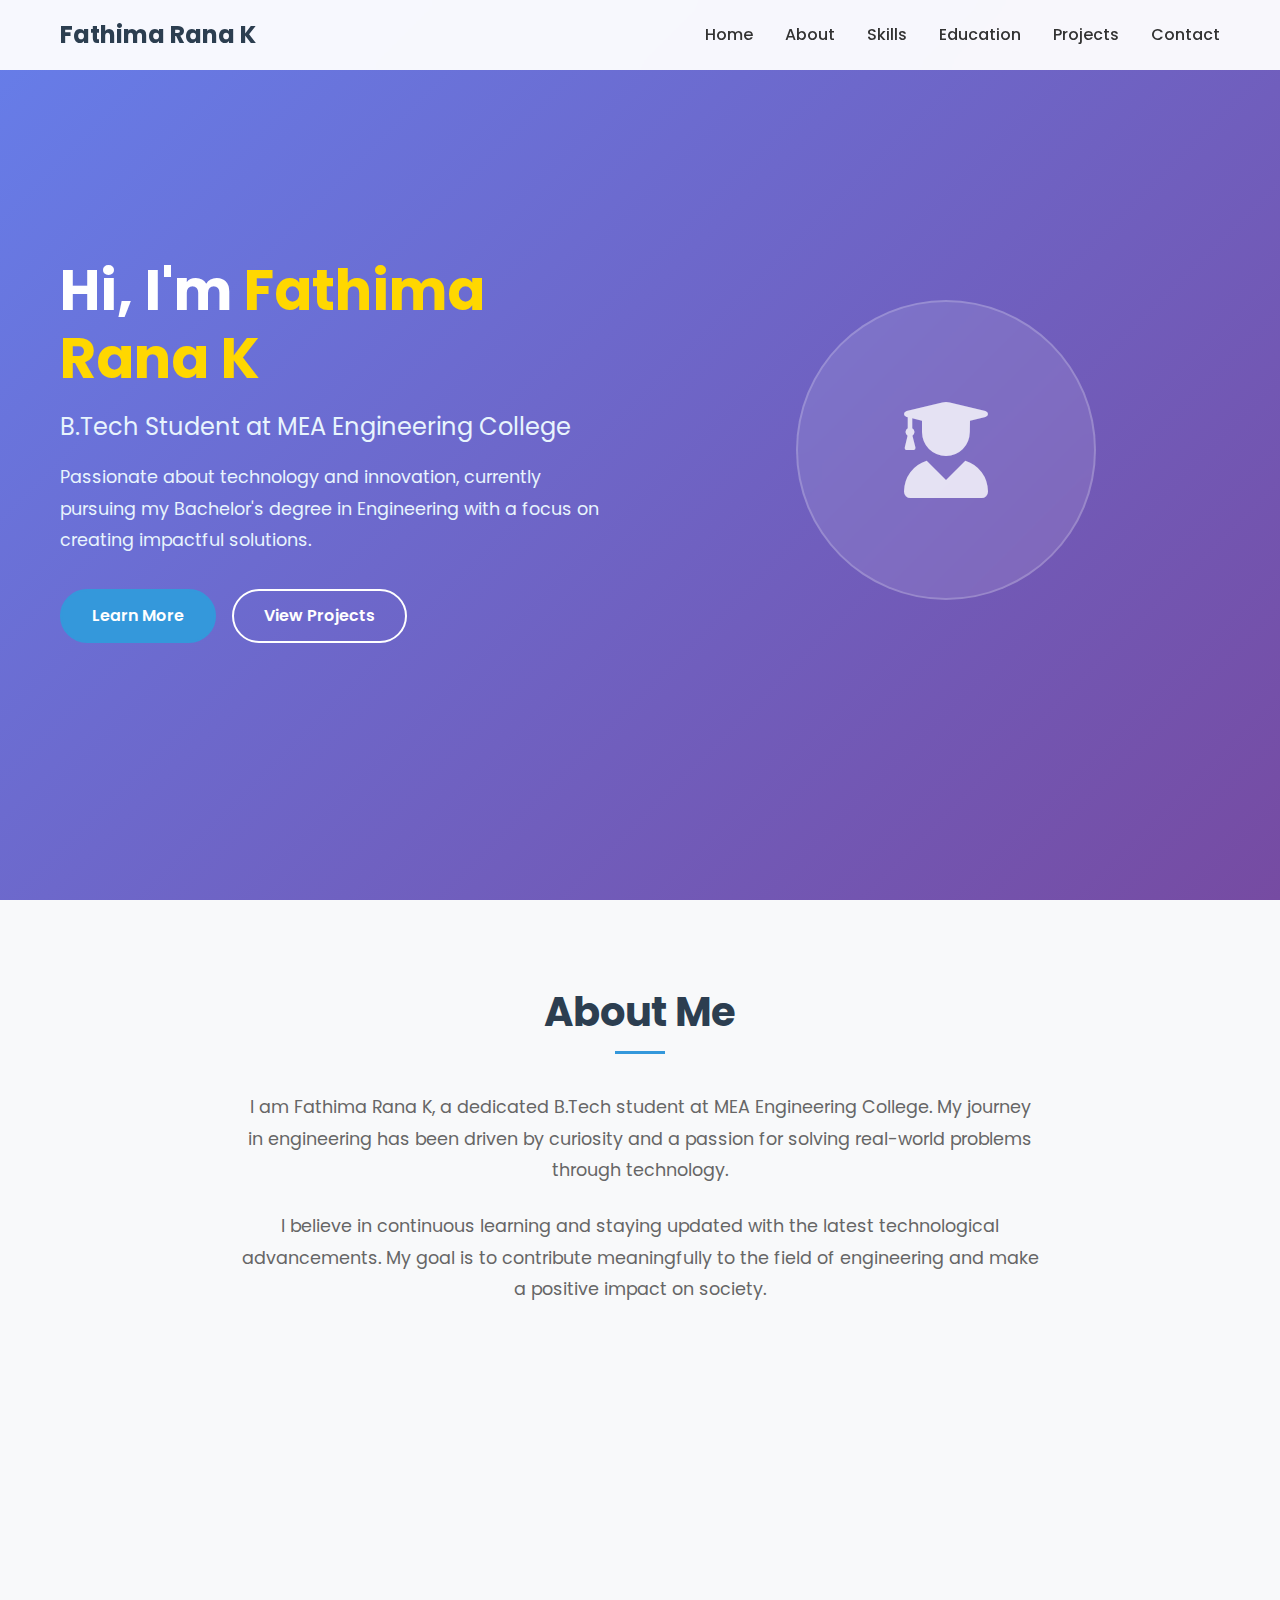
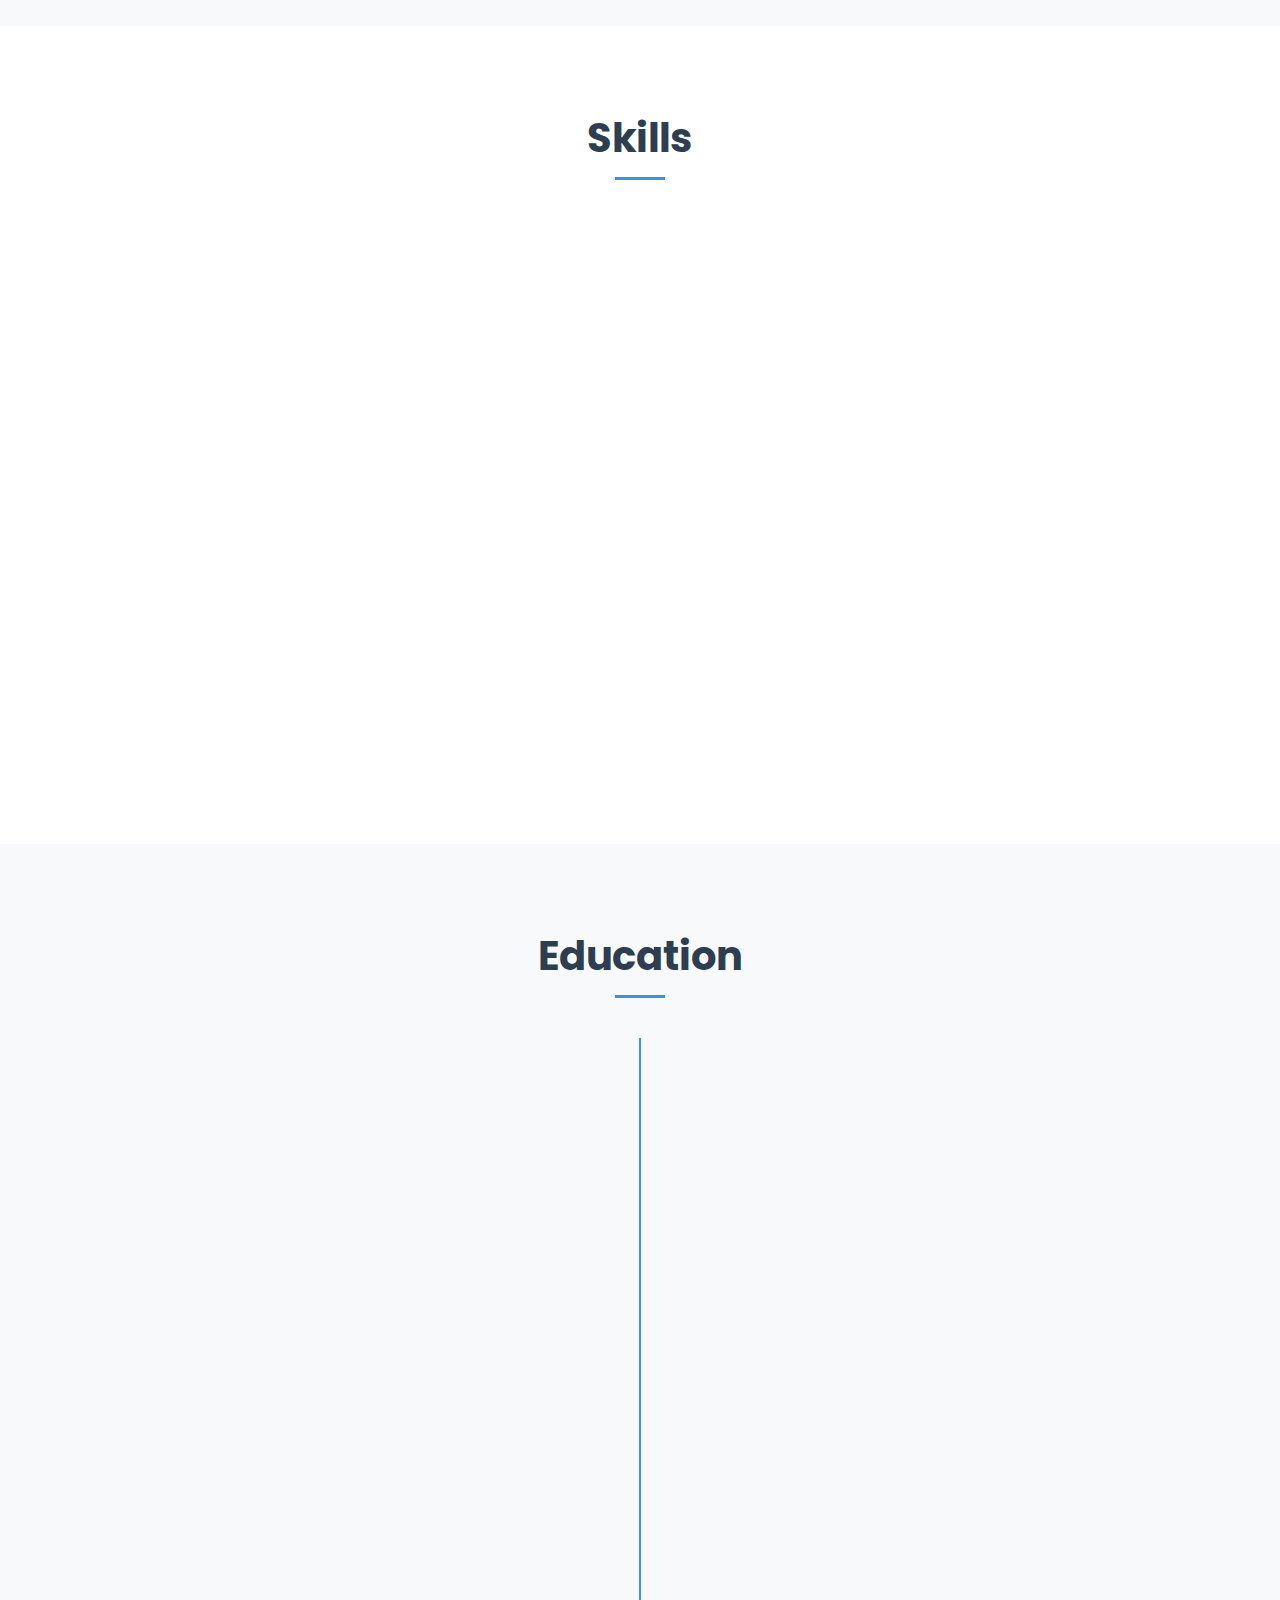
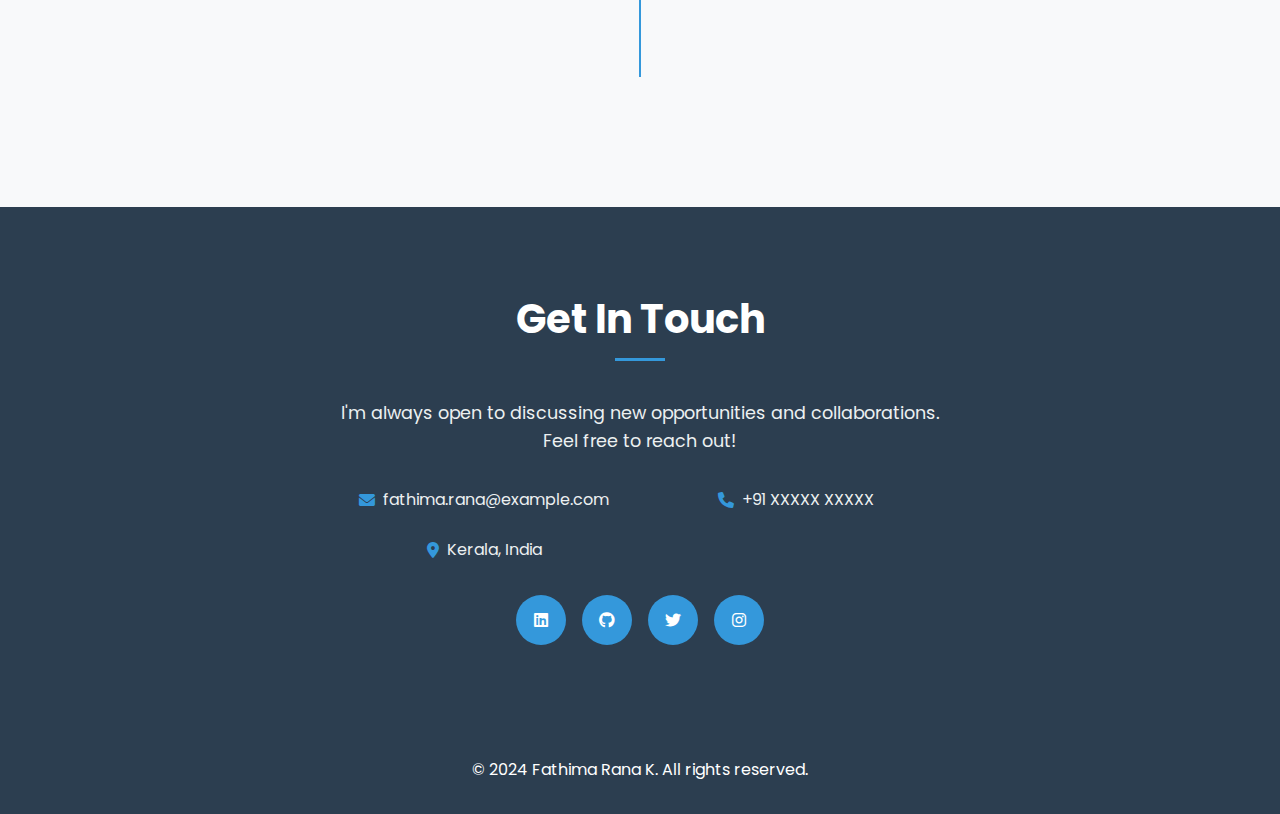
<file: portfolio-app/index.html>
<!DOCTYPE html>
<html lang="en">
<head>
    <meta charset="UTF-8">
    <meta name="viewport" content="width=device-width, initial-scale=1.0">
    <title>Fathima Rana K - Portfolio</title>
    <link rel="stylesheet" href="styles.css">
    <link href="https://cdnjs.cloudflare.com/ajax/libs/font-awesome/6.0.0/css/all.min.css" rel="stylesheet">
    <link href="https://fonts.googleapis.com/css2?family=Poppins:wght@300;400;500;600;700&display=swap" rel="stylesheet">
</head>
<body>
    <!-- Navigation -->
    <nav class="navbar">
        <div class="nav-container">
            <div class="nav-logo">
                <a href="#home">Fathima Rana K</a>
            </div>
            <div class="nav-menu" id="nav-menu">
                <a href="#home" class="nav-link">Home</a>
                <a href="#about" class="nav-link">About</a>
                <a href="#skills" class="nav-link">Skills</a>
                <a href="#education" class="nav-link">Education</a>
                <a href="projects.html" class="nav-link">Projects</a>
                <a href="#contact" class="nav-link">Contact</a>
            </div>
            <div class="nav-toggle" id="nav-toggle">
                <span class="bar"></span>
                <span class="bar"></span>
                <span class="bar"></span>
            </div>
        </div>
    </nav>

    <!-- Hero Section -->
    <section id="home" class="hero">
        <div class="hero-container">
            <div class="hero-content">
                <h1 class="hero-title">Hi, I'm <span class="highlight">Fathima Rana K</span></h1>
                <p class="hero-subtitle">B.Tech Student at MEA Engineering College</p>
                <p class="hero-description">Passionate about technology and innovation, currently pursuing my Bachelor's degree in Engineering with a focus on creating impactful solutions.</p>
                <div class="hero-buttons">
                    <a href="#about" class="btn btn-primary">Learn More</a>
                    <a href="projects.html" class="btn btn-secondary">View Projects</a>
                </div>
            </div>
            <div class="hero-image">
                <div class="image-placeholder">
                    <i class="fas fa-user-graduate"></i>
                </div>
            </div>
        </div>
    </section>

    <!-- About Section -->
    <section id="about" class="about">
        <div class="container">
            <h2 class="section-title">About Me</h2>
            <div class="about-content">
                <div class="about-text">
                    <p>I am Fathima Rana K, a dedicated B.Tech student at MEA Engineering College. My journey in engineering has been driven by curiosity and a passion for solving real-world problems through technology.</p>
                    <p>I believe in continuous learning and staying updated with the latest technological advancements. My goal is to contribute meaningfully to the field of engineering and make a positive impact on society.</p>
                    <div class="about-stats">
                        <div class="stat">
                            <h3>2+</h3>
                            <p>Years of Study</p>
                        </div>
                        <div class="stat">
                            <h3>5+</h3>
                            <p>Projects Completed</p>
                        </div>
                        <div class="stat">
                            <h3>10+</h3>
                            <p>Skills Acquired</p>
                        </div>
                    </div>
                </div>
            </div>
        </div>
    </section>

    <!-- Skills Section -->
    <section id="skills" class="skills">
        <div class="container">
            <h2 class="section-title">Skills</h2>
            <div class="skills-grid">
                <div class="skill-card">
                    <div class="skill-icon">
                        <i class="fab fa-html5"></i>
                    </div>
                    <h3>HTML5</h3>
                    <p>Semantic markup and modern web standards</p>
                </div>
                <div class="skill-card">
                    <div class="skill-icon">
                        <i class="fab fa-css3-alt"></i>
                    </div>
                    <h3>CSS3</h3>
                    <p>Responsive design and modern styling</p>
                </div>
                <div class="skill-card">
                    <div class="skill-icon">
                        <i class="fab fa-js-square"></i>
                    </div>
                    <h3>JavaScript</h3>
                    <p>Interactive web applications</p>
                </div>
                <div class="skill-card">
                    <div class="skill-icon">
                        <i class="fab fa-python"></i>
                    </div>
                    <h3>Python</h3>
                    <p>Programming and data analysis</p>
                </div>
                <div class="skill-card">
                    <div class="skill-icon">
                        <i class="fas fa-database"></i>
                    </div>
                    <h3>Database</h3>
                    <p>SQL and database management</p>
                </div>
                <div class="skill-card">
                    <div class="skill-icon">
                        <i class="fas fa-cogs"></i>
                    </div>
                    <h3>Problem Solving</h3>
                    <p>Analytical thinking and debugging</p>
                </div>
            </div>
        </div>
    </section>

    <!-- Education Section -->
    <section id="education" class="education">
        <div class="container">
            <h2 class="section-title">Education</h2>
            <div class="education-timeline">
                <div class="timeline-item">
                    <div class="timeline-dot"></div>
                    <div class="timeline-content">
                        <h3>Bachelor of Technology (B.Tech)</h3>
                        <h4>MEA Engineering College</h4>
                        <p class="timeline-date">2022 - Present</p>
                        <p>Currently pursuing my undergraduate degree in Engineering, focusing on core engineering principles and modern technology applications.</p>
                    </div>
                </div>
                <div class="timeline-item">
                    <div class="timeline-dot"></div>
                    <div class="timeline-content">
                        <h3>Higher Secondary Education</h3>
                        <h4>Previous Institution</h4>
                        <p class="timeline-date">2020 - 2022</p>
                        <p>Completed higher secondary education with focus on science and mathematics, laying the foundation for engineering studies.</p>
                    </div>
                </div>
            </div>
        </div>
    </section>

    <!-- Contact Section -->
    <section id="contact" class="contact">
        <div class="container">
            <h2 class="section-title">Get In Touch</h2>
            <div class="contact-content">
                <p>I'm always open to discussing new opportunities and collaborations. Feel free to reach out!</p>
                <div class="contact-info">
                    <div class="contact-item">
                        <i class="fas fa-envelope"></i>
                        <span>fathima.rana@example.com</span>
                    </div>
                    <div class="contact-item">
                        <i class="fas fa-phone"></i>
                        <span>+91 XXXXX XXXXX</span>
                    </div>
                    <div class="contact-item">
                        <i class="fas fa-map-marker-alt"></i>
                        <span>Kerala, India</span>
                    </div>
                </div>
                <div class="social-links">
                    <a href="#" class="social-link"><i class="fab fa-linkedin"></i></a>
                    <a href="#" class="social-link"><i class="fab fa-github"></i></a>
                    <a href="#" class="social-link"><i class="fab fa-twitter"></i></a>
                    <a href="#" class="social-link"><i class="fab fa-instagram"></i></a>
                </div>
            </div>
        </div>
    </section>

    <!-- Footer -->
    <footer class="footer">
        <div class="container">
            <p>&copy; 2024 Fathima Rana K. All rights reserved.</p>
        </div>
    </footer>

    <script src="script.js"></script>
</body>
</html>
</file>
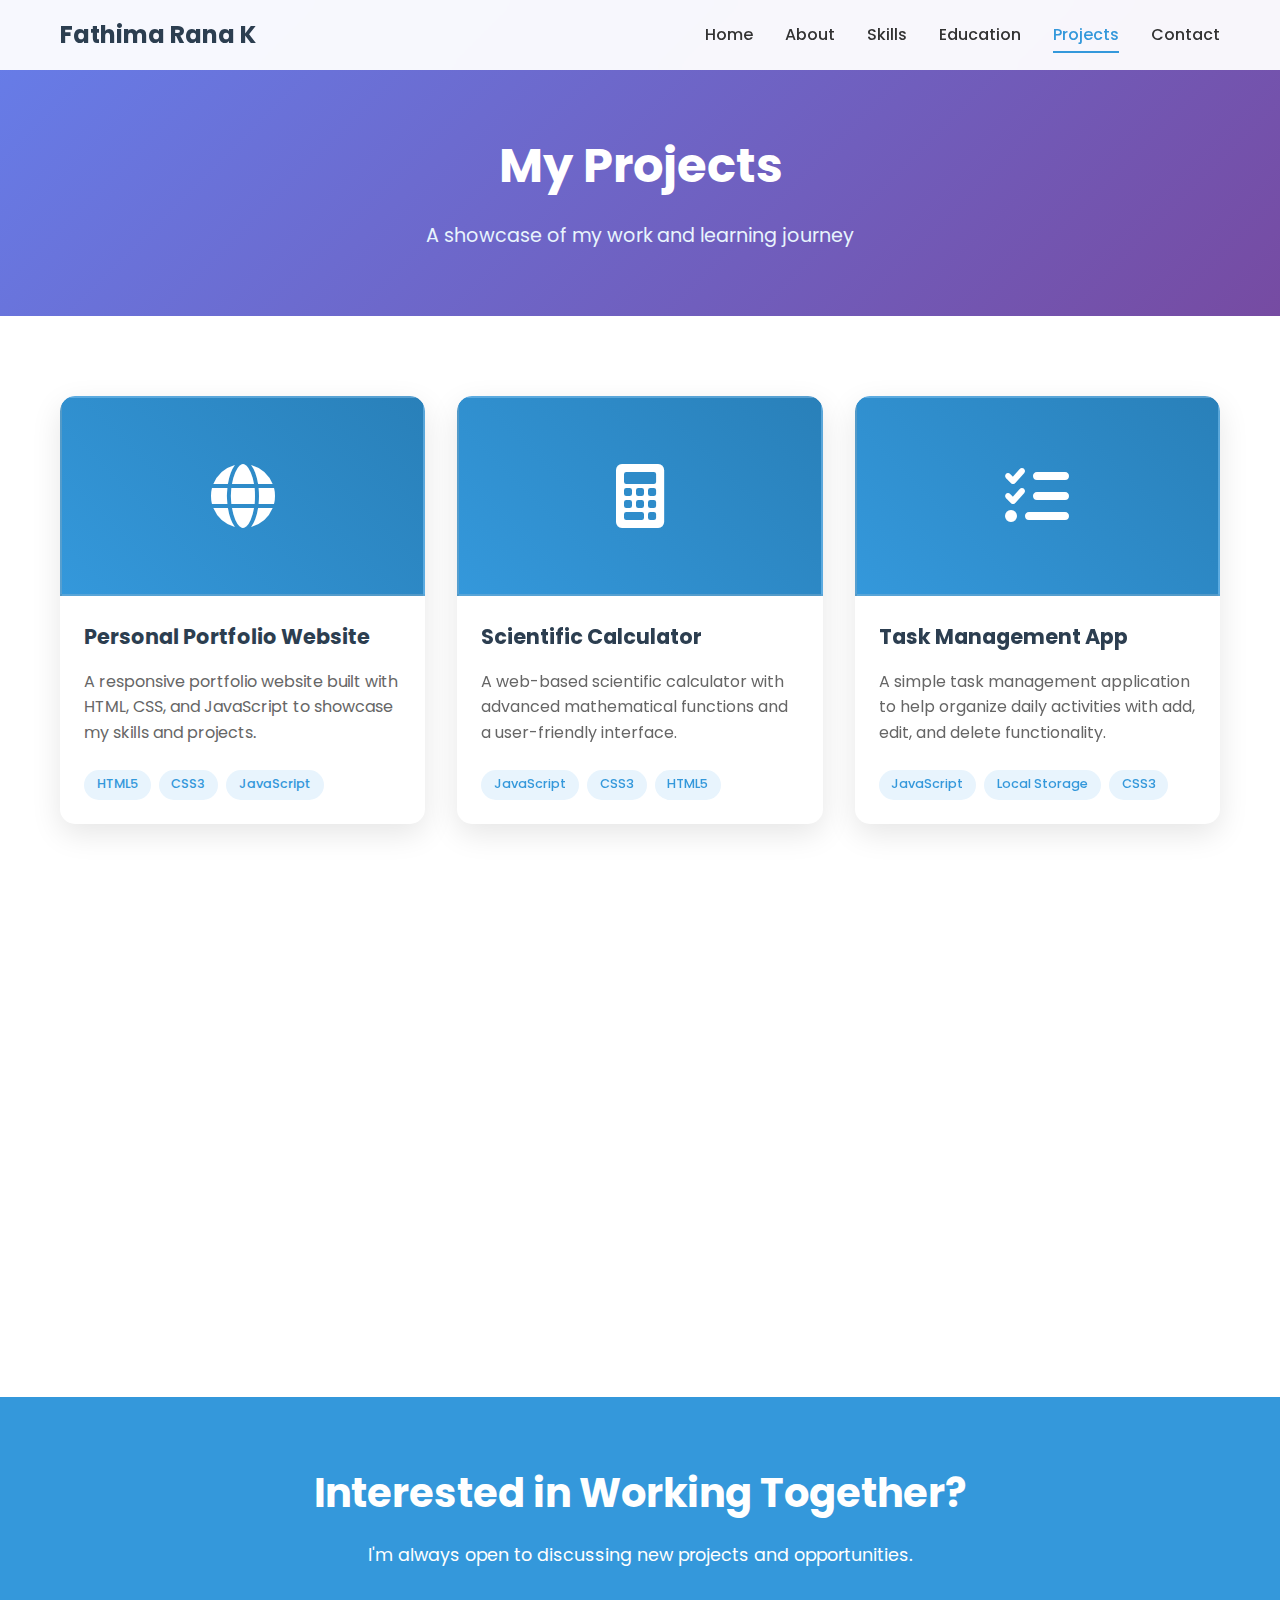
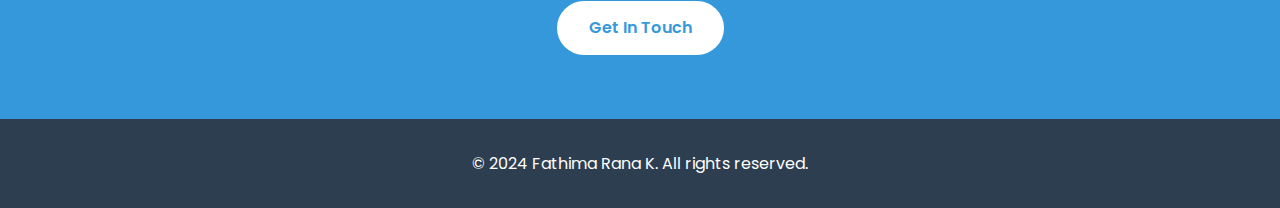
<file: portfolio-app/projects.html>
<!DOCTYPE html>
<html lang="en">
<head>
    <meta charset="UTF-8">
    <meta name="viewport" content="width=device-width, initial-scale=1.0">
    <title>Projects - Fathima Rana K</title>
    <link rel="stylesheet" href="styles.css">
    <link href="https://cdnjs.cloudflare.com/ajax/libs/font-awesome/6.0.0/css/all.min.css" rel="stylesheet">
    <link href="https://fonts.googleapis.com/css2?family=Poppins:wght@300;400;500;600;700&display=swap" rel="stylesheet">
</head>
<body>
    <!-- Navigation -->
    <nav class="navbar">
        <div class="nav-container">
            <div class="nav-logo">
                <a href="index.html">Fathima Rana K</a>
            </div>
            <div class="nav-menu" id="nav-menu">
                <a href="index.html#home" class="nav-link">Home</a>
                <a href="index.html#about" class="nav-link">About</a>
                <a href="index.html#skills" class="nav-link">Skills</a>
                <a href="index.html#education" class="nav-link">Education</a>
                <a href="projects.html" class="nav-link active">Projects</a>
                <a href="index.html#contact" class="nav-link">Contact</a>
            </div>
            <div class="nav-toggle" id="nav-toggle">
                <span class="bar"></span>
                <span class="bar"></span>
                <span class="bar"></span>
            </div>
        </div>
    </nav>

    <!-- Projects Hero -->
    <section class="projects-hero">
        <div class="container">
            <h1 class="page-title">My Projects</h1>
            <p class="page-subtitle">A showcase of my work and learning journey</p>
        </div>
    </section>

    <!-- Projects Section -->
    <section class="projects">
        <div class="container">
            <div class="projects-grid">
                <!-- Project 1 -->
                <div class="project-card">
                    <div class="project-image">
                        <div class="image-placeholder">
                            <i class="fas fa-globe"></i>
                        </div>
                        <div class="project-overlay">
                            <div class="project-links">
                                <a href="#" class="project-link"><i class="fas fa-external-link-alt"></i></a>
                                <a href="#" class="project-link"><i class="fab fa-github"></i></a>
                            </div>
                        </div>
                    </div>
                    <div class="project-content">
                        <h3 class="project-title">Personal Portfolio Website</h3>
                        <p class="project-description">A responsive portfolio website built with HTML, CSS, and JavaScript to showcase my skills and projects.</p>
                        <div class="project-tech">
                            <span class="tech-tag">HTML5</span>
                            <span class="tech-tag">CSS3</span>
                            <span class="tech-tag">JavaScript</span>
                        </div>
                    </div>
                </div>

                <!-- Project 2 -->
                <div class="project-card">
                    <div class="project-image">
                        <div class="image-placeholder">
                            <i class="fas fa-calculator"></i>
                        </div>
                        <div class="project-overlay">
                            <div class="project-links">
                                <a href="#" class="project-link"><i class="fas fa-external-link-alt"></i></a>
                                <a href="#" class="project-link"><i class="fab fa-github"></i></a>
                            </div>
                        </div>
                    </div>
                    <div class="project-content">
                        <h3 class="project-title">Scientific Calculator</h3>
                        <p class="project-description">A web-based scientific calculator with advanced mathematical functions and a user-friendly interface.</p>
                        <div class="project-tech">
                            <span class="tech-tag">JavaScript</span>
                            <span class="tech-tag">CSS3</span>
                            <span class="tech-tag">HTML5</span>
                        </div>
                    </div>
                </div>

                <!-- Project 3 -->
                <div class="project-card">
                    <div class="project-image">
                        <div class="image-placeholder">
                            <i class="fas fa-tasks"></i>
                        </div>
                        <div class="project-overlay">
                            <div class="project-links">
                                <a href="#" class="project-link"><i class="fas fa-external-link-alt"></i></a>
                                <a href="#" class="project-link"><i class="fab fa-github"></i></a>
                            </div>
                        </div>
                    </div>
                    <div class="project-content">
                        <h3 class="project-title">Task Management App</h3>
                        <p class="project-description">A simple task management application to help organize daily activities with add, edit, and delete functionality.</p>
                        <div class="project-tech">
                            <span class="tech-tag">JavaScript</span>
                            <span class="tech-tag">Local Storage</span>
                            <span class="tech-tag">CSS3</span>
                        </div>
                    </div>
                </div>

                <!-- Project 4 -->
                <div class="project-card">
                    <div class="project-image">
                        <div class="image-placeholder">
                            <i class="fab fa-python"></i>
                        </div>
                        <div class="project-overlay">
                            <div class="project-links">
                                <a href="#" class="project-link"><i class="fas fa-external-link-alt"></i></a>
                                <a href="#" class="project-link"><i class="fab fa-github"></i></a>
                            </div>
                        </div>
                    </div>
                    <div class="project-content">
                        <h3 class="project-title">Data Analysis Project</h3>
                        <p class="project-description">A Python-based data analysis project using pandas and matplotlib to visualize and analyze datasets.</p>
                        <div class="project-tech">
                            <span class="tech-tag">Python</span>
                            <span class="tech-tag">Pandas</span>
                            <span class="tech-tag">Matplotlib</span>
                        </div>
                    </div>
                </div>

                <!-- Project 5 -->
                <div class="project-card">
                    <div class="project-image">
                        <div class="image-placeholder">
                            <i class="fas fa-mobile-alt"></i>
                        </div>
                        <div class="project-overlay">
                            <div class="project-links">
                                <a href="#" class="project-link"><i class="fas fa-external-link-alt"></i></a>
                                <a href="#" class="project-link"><i class="fab fa-github"></i></a>
                            </div>
                        </div>
                    </div>
                    <div class="project-content">
                        <h3 class="project-title">Responsive Landing Page</h3>
                        <p class="project-description">A modern, responsive landing page design for a fictional company with smooth animations and mobile-first approach.</p>
                        <div class="project-tech">
                            <span class="tech-tag">HTML5</span>
                            <span class="tech-tag">CSS3</span>
                            <span class="tech-tag">JavaScript</span>
                        </div>
                    </div>
                </div>

                <!-- Project 6 -->
                <div class="project-card">
                    <div class="project-image">
                        <div class="image-placeholder">
                            <i class="fas fa-database"></i>
                        </div>
                        <div class="project-overlay">
                            <div class="project-links">
                                <a href="#" class="project-link"><i class="fas fa-external-link-alt"></i></a>
                                <a href="#" class="project-link"><i class="fab fa-github"></i></a>
                            </div>
                        </div>
                    </div>
                    <div class="project-content">
                        <h3 class="project-title">Database Management System</h3>
                        <p class="project-description">A simple database management system for a library with CRUD operations and search functionality.</p>
                        <div class="project-tech">
                            <span class="tech-tag">SQL</span>
                            <span class="tech-tag">Python</span>
                            <span class="tech-tag">SQLite</span>
                        </div>
                    </div>
                </div>
            </div>
        </div>
    </section>

    <!-- Call to Action -->
    <section class="cta">
        <div class="container">
            <h2>Interested in Working Together?</h2>
            <p>I'm always open to discussing new projects and opportunities.</p>
            <a href="index.html#contact" class="btn btn-primary">Get In Touch</a>
        </div>
    </section>

    <!-- Footer -->
    <footer class="footer">
        <div class="container">
            <p>&copy; 2024 Fathima Rana K. All rights reserved.</p>
        </div>
    </footer>

    <script src="script.js"></script>
</body>
</html>
</file>
<file: portfolio-app/styles.css>
/* Reset and Base Styles */
* {
    margin: 0;
    padding: 0;
    box-sizing: border-box;
}

html {
    scroll-behavior: smooth;
}

body {
    font-family: 'Poppins', sans-serif;
    line-height: 1.6;
    color: #333;
    background-color: #fff;
}

.container {
    max-width: 1200px;
    margin: 0 auto;
    padding: 0 20px;
}

/* Navigation */
.navbar {
    position: fixed;
    top: 0;
    width: 100%;
    background: rgba(255, 255, 255, 0.95);
    backdrop-filter: blur(10px);
    z-index: 1000;
    padding: 1rem 0;
    transition: all 0.3s ease;
}

.navbar.scrolled {
    background: rgba(255, 255, 255, 0.98);
    box-shadow: 0 2px 20px rgba(0, 0, 0, 0.1);
}

.nav-container {
    max-width: 1200px;
    margin: 0 auto;
    padding: 0 20px;
    display: flex;
    justify-content: space-between;
    align-items: center;
}

.nav-logo a {
    font-size: 1.5rem;
    font-weight: 700;
    color: #2c3e50;
    text-decoration: none;
    transition: color 0.3s ease;
}

.nav-logo a:hover {
    color: #3498db;
}

.nav-menu {
    display: flex;
    gap: 2rem;
}

.nav-link {
    text-decoration: none;
    color: #333;
    font-weight: 500;
    transition: color 0.3s ease;
    position: relative;
}

.nav-link:hover,
.nav-link.active {
    color: #3498db;
}

.nav-link::after {
    content: '';
    position: absolute;
    bottom: -5px;
    left: 0;
    width: 0;
    height: 2px;
    background: #3498db;
    transition: width 0.3s ease;
}

.nav-link:hover::after,
.nav-link.active::after {
    width: 100%;
}

.nav-toggle {
    display: none;
    flex-direction: column;
    cursor: pointer;
}

.bar {
    width: 25px;
    height: 3px;
    background: #333;
    margin: 3px 0;
    transition: 0.3s;
}

/* Hero Section */
.hero {
    min-height: 100vh;
    display: flex;
    align-items: center;
    background: linear-gradient(135deg, #667eea 0%, #764ba2 100%);
    color: white;
    padding: 2rem 0;
}

.hero-container {
    max-width: 1200px;
    margin: 0 auto;
    padding: 0 20px;
    display: grid;
    grid-template-columns: 1fr 1fr;
    gap: 4rem;
    align-items: center;
}

.hero-title {
    font-size: 3.5rem;
    font-weight: 700;
    margin-bottom: 1rem;
    line-height: 1.2;
}

.highlight {
    color: #ffd700;
}

.hero-subtitle {
    font-size: 1.5rem;
    color: #e8f4fd;
    margin-bottom: 1rem;
}

.hero-description {
    font-size: 1.1rem;
    margin-bottom: 2rem;
    color: #e8f4fd;
    line-height: 1.8;
}

.hero-buttons {
    display: flex;
    gap: 1rem;
    flex-wrap: wrap;
}

.btn {
    padding: 12px 30px;
    border-radius: 50px;
    text-decoration: none;
    font-weight: 600;
    transition: all 0.3s ease;
    display: inline-block;
    text-align: center;
}

.btn-primary {
    background: #3498db;
    color: white;
    border: 2px solid #3498db;
}

.btn-primary:hover {
    background: transparent;
    color: #3498db;
    transform: translateY(-2px);
}

.btn-secondary {
    background: transparent;
    color: white;
    border: 2px solid white;
}

.btn-secondary:hover {
    background: white;
    color: #667eea;
    transform: translateY(-2px);
}

.hero-image {
    display: flex;
    justify-content: center;
    align-items: center;
}

.image-placeholder {
    width: 300px;
    height: 300px;
    background: rgba(255, 255, 255, 0.1);
    border-radius: 50%;
    display: flex;
    align-items: center;
    justify-content: center;
    backdrop-filter: blur(10px);
    border: 2px solid rgba(255, 255, 255, 0.2);
}

.image-placeholder i {
    font-size: 6rem;
    color: rgba(255, 255, 255, 0.8);
}

/* Section Styles */
section {
    padding: 5rem 0;
}

.section-title {
    font-size: 2.5rem;
    text-align: center;
    margin-bottom: 3rem;
    color: #2c3e50;
    position: relative;
}

.section-title::after {
    content: '';
    position: absolute;
    bottom: -10px;
    left: 50%;
    transform: translateX(-50%);
    width: 50px;
    height: 3px;
    background: #3498db;
}

/* About Section */
.about {
    background: #f8f9fa;
}

.about-content {
    max-width: 800px;
    margin: 0 auto;
    text-align: center;
}

.about-text p {
    font-size: 1.1rem;
    margin-bottom: 1.5rem;
    color: #666;
    line-height: 1.8;
}

.about-stats {
    display: grid;
    grid-template-columns: repeat(auto-fit, minmax(150px, 1fr));
    gap: 2rem;
    margin-top: 3rem;
}

.stat {
    text-align: center;
    padding: 2rem;
    background: white;
    border-radius: 10px;
    box-shadow: 0 5px 15px rgba(0, 0, 0, 0.1);
    transition: transform 0.3s ease;
}

.stat:hover {
    transform: translateY(-5px);
}

.stat h3 {
    font-size: 2.5rem;
    color: #3498db;
    margin-bottom: 0.5rem;
}

.stat p {
    color: #666;
    font-weight: 500;
}

/* Skills Section */
.skills-grid {
    display: grid;
    grid-template-columns: repeat(auto-fit, minmax(250px, 1fr));
    gap: 2rem;
}

.skill-card {
    background: white;
    padding: 2rem;
    border-radius: 10px;
    text-align: center;
    box-shadow: 0 5px 15px rgba(0, 0, 0, 0.1);
    transition: all 0.3s ease;
}

.skill-card:hover {
    transform: translateY(-10px);
    box-shadow: 0 15px 30px rgba(0, 0, 0, 0.15);
}

.skill-icon {
    font-size: 3rem;
    color: #3498db;
    margin-bottom: 1rem;
}

.skill-card h3 {
    font-size: 1.3rem;
    margin-bottom: 1rem;
    color: #2c3e50;
}

.skill-card p {
    color: #666;
    line-height: 1.6;
}

/* Education Section */
.education {
    background: #f8f9fa;
}

.education-timeline {
    max-width: 800px;
    margin: 0 auto;
    position: relative;
}

.education-timeline::before {
    content: '';
    position: absolute;
    left: 50%;
    transform: translateX(-50%);
    width: 2px;
    height: 100%;
    background: #3498db;
}

.timeline-item {
    display: flex;
    justify-content: flex-end;
    padding-right: 30px;
    position: relative;
    margin: 50px 0;
    width: 50%;
}

.timeline-item:nth-child(odd) {
    align-self: flex-end;
    justify-content: flex-start;
    padding-left: 30px;
    padding-right: 0;
}

.timeline-dot {
    height: 20px;
    width: 20px;
    background: #3498db;
    border-radius: 50%;
    position: absolute;
    top: 0;
    right: -10px;
    z-index: 1;
}

.timeline-item:nth-child(odd) .timeline-dot {
    left: -10px;
}

.timeline-content {
    background: white;
    padding: 2rem;
    border-radius: 10px;
    box-shadow: 0 5px 15px rgba(0, 0, 0, 0.1);
    max-width: 400px;
}

.timeline-content h3 {
    color: #2c3e50;
    margin-bottom: 0.5rem;
}

.timeline-content h4 {
    color: #3498db;
    margin-bottom: 0.5rem;
}

.timeline-date {
    color: #666;
    font-weight: 600;
    margin-bottom: 1rem;
}

/* Contact Section */
.contact {
    background: #2c3e50;
    color: white;
}

.contact .section-title {
    color: white;
}

.contact-content {
    max-width: 600px;
    margin: 0 auto;
    text-align: center;
}

.contact-content p {
    font-size: 1.1rem;
    margin-bottom: 2rem;
    color: #ecf0f1;
}

.contact-info {
    display: grid;
    grid-template-columns: repeat(auto-fit, minmax(200px, 1fr));
    gap: 1.5rem;
    margin-bottom: 2rem;
}

.contact-item {
    display: flex;
    align-items: center;
    justify-content: center;
    gap: 0.5rem;
    color: #ecf0f1;
}

.contact-item i {
    color: #3498db;
}

.social-links {
    display: flex;
    justify-content: center;
    gap: 1rem;
    margin-top: 2rem;
}

.social-link {
    display: inline-flex;
    align-items: center;
    justify-content: center;
    width: 50px;
    height: 50px;
    background: #3498db;
    color: white;
    border-radius: 50%;
    text-decoration: none;
    transition: all 0.3s ease;
}

.social-link:hover {
    background: #2980b9;
    transform: translateY(-3px);
}

/* Projects Page Styles */
.projects-hero {
    background: linear-gradient(135deg, #667eea 0%, #764ba2 100%);
    color: white;
    padding: 8rem 0 4rem;
    text-align: center;
}

.page-title {
    font-size: 3rem;
    margin-bottom: 1rem;
}

.page-subtitle {
    font-size: 1.2rem;
    color: #e8f4fd;
}

.projects-grid {
    display: grid;
    grid-template-columns: repeat(auto-fit, minmax(350px, 1fr));
    gap: 2rem;
}

.project-card {
    background: white;
    border-radius: 15px;
    overflow: hidden;
    box-shadow: 0 10px 30px rgba(0, 0, 0, 0.1);
    transition: all 0.3s ease;
}

.project-card:hover {
    transform: translateY(-10px);
    box-shadow: 0 20px 40px rgba(0, 0, 0, 0.15);
}

.project-image {
    position: relative;
    height: 200px;
    background: linear-gradient(45deg, #f0f2f5, #e8eaf0);
    display: flex;
    align-items: center;
    justify-content: center;
    overflow: hidden;
}

.project-image .image-placeholder {
    width: 100%;
    height: 100%;
    display: flex;
    align-items: center;
    justify-content: center;
    background: linear-gradient(45deg, #3498db, #2980b9);
    border-radius: 0;
}

.project-image .image-placeholder i {
    font-size: 4rem;
    color: white;
}

.project-overlay {
    position: absolute;
    top: 0;
    left: 0;
    right: 0;
    bottom: 0;
    background: rgba(52, 152, 219, 0.9);
    display: flex;
    align-items: center;
    justify-content: center;
    opacity: 0;
    transition: opacity 0.3s ease;
}

.project-card:hover .project-overlay {
    opacity: 1;
}

.project-links {
    display: flex;
    gap: 1rem;
}

.project-link {
    display: inline-flex;
    align-items: center;
    justify-content: center;
    width: 50px;
    height: 50px;
    background: white;
    color: #3498db;
    border-radius: 50%;
    text-decoration: none;
    transition: all 0.3s ease;
}

.project-link:hover {
    transform: scale(1.1);
}

.project-content {
    padding: 1.5rem;
}

.project-title {
    font-size: 1.3rem;
    margin-bottom: 1rem;
    color: #2c3e50;
}

.project-description {
    color: #666;
    margin-bottom: 1.5rem;
    line-height: 1.6;
}

.project-tech {
    display: flex;
    flex-wrap: wrap;
    gap: 0.5rem;
}

.tech-tag {
    background: #e8f4fd;
    color: #3498db;
    padding: 0.3rem 0.8rem;
    border-radius: 20px;
    font-size: 0.8rem;
    font-weight: 500;
}

/* CTA Section */
.cta {
    background: #3498db;
    color: white;
    text-align: center;
    padding: 4rem 0;
}

.cta h2 {
    font-size: 2.5rem;
    margin-bottom: 1rem;
}

.cta p {
    font-size: 1.1rem;
    margin-bottom: 2rem;
}

.cta .btn-primary {
    background: white;
    color: #3498db;
    border-color: white;
}

.cta .btn-primary:hover {
    background: transparent;
    color: white;
}

/* Footer */
.footer {
    background: #2c3e50;
    color: white;
    text-align: center;
    padding: 2rem 0;
}

/* Responsive Design */
@media (max-width: 768px) {
    .nav-menu {
        position: fixed;
        left: -100%;
        top: 70px;
        flex-direction: column;
        background-color: white;
        width: 100%;
        text-align: center;
        transition: 0.3s;
        box-shadow: 0 10px 27px rgba(0, 0, 0, 0.05);
        padding: 2rem 0;
    }

    .nav-menu.active {
        left: 0;
    }

    .nav-toggle {
        display: flex;
    }

    .nav-toggle.active .bar:nth-child(2) {
        opacity: 0;
    }

    .nav-toggle.active .bar:nth-child(1) {
        transform: translateY(8px) rotate(45deg);
    }

    .nav-toggle.active .bar:nth-child(3) {
        transform: translateY(-8px) rotate(-45deg);
    }

    .hero-container {
        grid-template-columns: 1fr;
        text-align: center;
        gap: 2rem;
    }

    .hero-title {
        font-size: 2.5rem;
    }

    .hero-buttons {
        justify-content: center;
    }

    .image-placeholder {
        width: 250px;
        height: 250px;
    }

    .image-placeholder i {
        font-size: 4rem;
    }

    .about-stats {
        grid-template-columns: 1fr;
    }

    .skills-grid {
        grid-template-columns: 1fr;
    }

    .education-timeline::before {
        left: 20px;
    }

    .timeline-item {
        width: 100%;
        padding-left: 50px;
        padding-right: 0;
        justify-content: flex-start;
    }

    .timeline-item:nth-child(odd) {
        padding-left: 50px;
        padding-right: 0;
        justify-content: flex-start;
    }

    .timeline-dot {
        left: 10px !important;
    }

    .timeline-content {
        max-width: none;
    }

    .contact-info {
        grid-template-columns: 1fr;
    }

    .projects-grid {
        grid-template-columns: 1fr;
    }

    .page-title {
        font-size: 2.5rem;
    }
}

@media (max-width: 480px) {
    .container {
        padding: 0 15px;
    }

    .hero-title {
        font-size: 2rem;
    }

    .hero-subtitle {
        font-size: 1.2rem;
    }

    .section-title {
        font-size: 2rem;
    }

    .btn {
        padding: 10px 20px;
        font-size: 0.9rem;
    }

    .skill-card,
    .stat,
    .timeline-content {
        padding: 1.5rem;
    }

    .project-content {
        padding: 1rem;
    }
}

/* Smooth animations */
@keyframes fadeInUp {
    from {
        opacity: 0;
        transform: translateY(30px);
    }
    to {
        opacity: 1;
        transform: translateY(0);
    }
}

.hero-content,
.about-content,
.skill-card,
.timeline-item,
.project-card {
    animation: fadeInUp 0.6s ease-out;
}

/* Utility classes */
.text-center {
    text-align: center;
}

.mb-1 { margin-bottom: 1rem; }
.mb-2 { margin-bottom: 2rem; }
.mb-3 { margin-bottom: 3rem; }

.mt-1 { margin-top: 1rem; }
.mt-2 { margin-top: 2rem; }
.mt-3 { margin-top: 3rem; }
</file>
